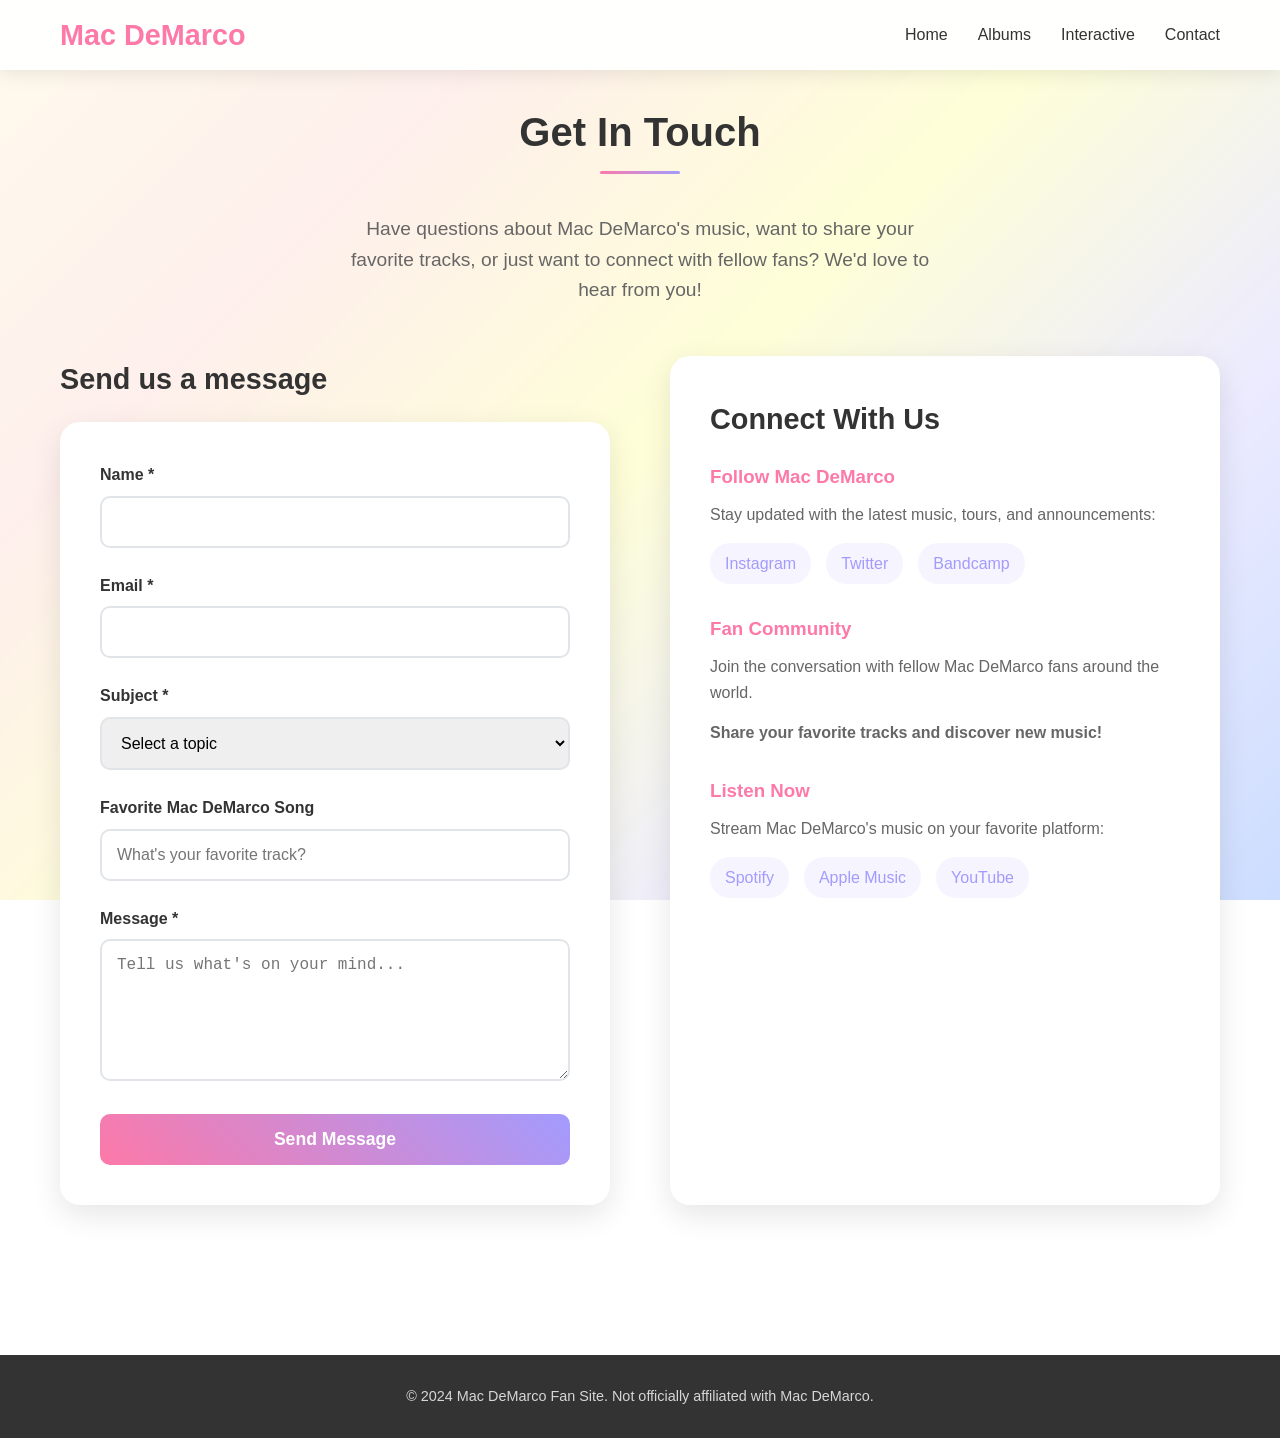
<file: contact.html>
<!DOCTYPE html>
<html lang="en">
    <head>
        <meta charset="UTF-8">
        <meta name="viewport" content="width=device-width, initial-scale=1.0">
        <title>Mac DeMarco - Contact</title>
        <link rel="stylesheet" href="style.css">
    </head>
    <body>
        <nav class="navbar">
            <div class="nav-container">
                <h1 class="nav-logo">Mac DeMarco</h1>
                <ul class="nav-menu">
                    <li><a href="index.html">Home</a></li>
                    <li><a href="Albums.html">Albums</a></li>
                    <li><a href="interactive.html">Interactive</a></li>
                    <li><a href="contact.html">Contact</a></li>
                </ul>
            </div>
        </nav>

        <section class="contact-section">
            <div class="container">
                <h1 class="section-title">Get In Touch</h1>
                <p class="contact-intro">Have questions about Mac DeMarco's music, want to share your favorite tracks, or just want to connect with fellow fans? We'd love to hear from you!</p>

                <div class="contact-content">
                    <div class="contact-form-container">
                        <h2>Send us a message</h2>
                        <form class="contact-form" id="contactForm">
                            <div class="form-group">
                                <label for="name">Name *</label>
                                <input type="text" id="name" name="name" required>
                            </div>

                            <div class="form-group">
                                <label for="email">Email *</label>
                                <input type="email" id="email" name="email" required>
                            </div>

                            <div class="form-group">
                                <label for="subject">Subject *</label>
                                <select id="subject" name="subject" required>
                                    <option value="">Select a topic</option>
                                    <option value="music">Music Discussion</option>
                                    <option value="concerts">Concerts & Tours</option>
                                    <option value="recommendations">Song Recommendations</option>
                                    <option value="feedback">Website Feedback</option>
                                    <option value="other">Other</option>
                                </select>
                            </div>

                            <div class="form-group">
                                <label for="favoriteSong">Favorite Mac DeMarco Song</label>
                                <input type="text" id="favoriteSong" name="favoriteSong" placeholder="What's your favorite track?">
                            </div>

                            <div class="form-group">
                                <label for="message">Message *</label>
                                <textarea id="message" name="message" rows="6" required placeholder="Tell us what's on your mind..."></textarea>
                            </div>

                            <button type="submit" class="submit-btn">Send Message</button>
                        </form>
                    </div>

                    <div class="contact-info">
                        <h2>Connect With Us</h2>
                        <div class="info-item">
                            <h3>Follow Mac DeMarco</h3>
                            <p>Stay updated with the latest music, tours, and announcements:</p>
                            <ul class="social-links">
                                <li><a href="https://www.instagram.com/macdemarco/" target="_blank">Instagram</a></li>
                                <li><a href="https://twitter.com/MacDeMarco" target="_blank">Twitter</a></li>
                                <li><a href="https://macdemarco.bandcamp.com/" target="_blank">Bandcamp</a></li>
                            </ul>
                        </div>

                        <div class="info-item">
                            <h3>Fan Community</h3>
                            <p>Join the conversation with fellow Mac DeMarco fans around the world.</p>
                            <p><strong>Share your favorite tracks and discover new music!</strong></p>
                        </div>

                        <div class="info-item">
                            <h3>Listen Now</h3>
                            <p>Stream Mac DeMarco's music on your favorite platform:</p>
                            <ul class="streaming-links">
                                <li><a href="https://open.spotify.com/artist/3Sz7ZnJQBIHsXLUSo0OQtM" target="_blank">Spotify</a></li>
                                <li><a href="https://music.apple.com/us/artist/mac-demarco/580487811" target="_blank">Apple Music</a></li>
                                <li><a href="https://www.youtube.com/channel/UCUC2-VsNLHjZOhG0iJcU7QQ" target="_blank">YouTube</a></li>
                            </ul>
                        </div>
                    </div>
                </div>
            </div>
        </section>

        <footer class="footer">
            <p>&copy; 2024 Mac DeMarco Fan Site. Not officially affiliated with Mac DeMarco.</p>
        </footer>

        <script src="contact.js"></script>
    </body>
    </html>
</file>
<file: style.css>
/* Reset and Base Styles */
* {
  margin: 0;
  padding: 0;
  box-sizing: border-box;
}

body {
  font-family: 'Segoe UI', Tahoma, Geneva, Verdana, sans-serif;
  line-height: 1.6;
  color: #333;
  background: linear-gradient(135deg, #ffeaa7 0%, #fab1a0 25%, #FDFD3A 50%, #a29bfe 75%, #0055FF 100%);
  background-attachment: fixed;
  min-height: 100vh;
}

/* Navigation */
.navbar {
  background: rgba(255, 255, 255, 0.95);
  backdrop-filter: blur(10px);
  box-shadow: 0 2px 20px rgba(0, 0, 0, 0.1);
  position: fixed;
  top: 0;
  width: 100%;
  z-index: 1000;
}

.nav-container {
  max-width: 1200px;
  margin: 0 auto;
  padding: 0 20px;
  display: flex;
  justify-content: space-between;
  align-items: center;
  height: 70px;
}

.nav-logo {
  font-size: 1.8rem;
  font-weight: bold;
  color: #fd79a8;
  text-decoration: none;
}

.nav-menu {
  display: flex;
  list-style: none;
  gap: 30px;
}

.nav-menu a {
  text-decoration: none;
  color: #333;
  font-weight: 500;
  transition: color 0.3s ease;
  position: relative;
}

.nav-menu a:hover {
  color: #fd79a8;
}

.nav-menu a::after {
  content: '';
  position: absolute;
  width: 0;
  height: 2px;
  bottom: -5px;
  left: 0;
  background: #fd79a8;
  transition: width 0.3s ease;
}

.nav-menu a:hover::after {
  width: 100%;
}

/* Container and Layout */
.container {
  max-width: 1200px;
  margin: 0 auto;
  padding: 0 20px;
}

.section-title {
  font-size: 2.5rem;
  text-align: center;
  margin-bottom: 50px;
  color: #333;
  position: relative;
}

.section-title::after {
  content: '';
  position: absolute;
  bottom: -10px;
  left: 50%;
  transform: translateX(-50%);
  width: 80px;
  height: 3px;
  background: linear-gradient(90deg, #fd79a8, #a29bfe);
  border-radius: 2px;
}

/* Hero Section */
.hero {
  padding: 120px 0 80px;
  background: linear-gradient(135deg, rgba(255, 255, 255, 0.1) 0%, rgba(255, 255, 255, 0.05) 100%);
  margin-top: 70px;
}

.hero-content {
  display: grid;
  grid-template-columns: 1fr 1fr;
  gap: 60px;
  align-items: center;
  max-width: 1200px;
  margin: 0 auto;
  padding: 0 20px;
}

.hero-text h1 {
  font-size: 3.5rem;
  margin-bottom: 10px;
  background: linear-gradient(45deg, #fd79a8, #a29bfe);
  -webkit-background-clip: text;
  -webkit-text-fill-color: transparent;
  background-clip: text;
}

.hero-text h2 {
  font-size: 1.5rem;
  color: #666;
  margin-bottom: 30px;
  font-weight: 300;
}

.hero-description {
  font-size: 1.1rem;
  line-height: 1.8;
  margin-bottom: 20px;
  color: #555;
}

.hero-stats {
  display: flex;
  gap: 40px;
  margin-top: 40px;
}

.stat {
  text-align: center;
}

.stat h3 {
  font-size: 2rem;
  color: #fd79a8;
  margin-bottom: 5px;
}

.stat p {
  color: #666;
  font-size: 0.9rem;
}

.hero-image img {
  width: 100%;
  max-width: 400px;
  border-radius: 20px;
  box-shadow: 0 20px 40px rgba(0, 0, 0, 0.2);
  transition: transform 0.3s ease;
}

.hero-image img:hover {
  transform: scale(1.05);
}

/* Albums Section */
.albums-section {
  padding: 100px 0;
  background: rgba(255, 255, 255, 0.8);
}

.album-grid {
  display: grid;
  grid-template-columns: repeat(auto-fit, minmax(350px, 1fr));
  gap: 40px;
  margin-top: 50px;
}

.album-card {
  background: white;
  border-radius: 20px;
  overflow: hidden;
  box-shadow: 0 10px 30px rgba(0, 0, 0, 0.1);
  transition: transform 0.3s ease, box-shadow 0.3s ease;
}

.album-card:hover {
  transform: translateY(-10px);
  box-shadow: 0 20px 40px rgba(0, 0, 0, 0.15);
}

.album-image {
  height: 300px;
  overflow: hidden;
}

.album-image img {
  width: 100%;
  height: 100%;
  object-fit: cover;
  transition: transform 0.3s ease;
}

.album-card:hover .album-image img {
  transform: scale(1.1);
}

.album-content {
  padding: 30px;
}

.album-content h2 {
  font-size: 1.8rem;
  margin-bottom: 5px;
  color: #333;
}

.album-content h3 {
  color: #fd79a8;
  font-size: 1.1rem;
  margin-bottom: 20px;
}

.album-description {
  margin-bottom: 15px;
  color: #666;
  line-height: 1.6;
}

.album-analysis {
  margin-bottom: 20px;
  padding: 15px;
  background: rgba(162, 155, 254, 0.1);
  border-radius: 10px;
  border-left: 4px solid #a29bfe;
}

.album-analysis strong {
  color: #a29bfe;
}

.album-highlights h4 {
  margin-bottom: 10px;
  color: #333;
}

.album-highlights ul {
  list-style: none;
  padding: 0;
}

.album-highlights li {
  padding: 5px 0;
  color: #666;
}

/* Interactive Section */
.interactive-section {
  padding: 100px 0;
  background: rgba(255, 255, 255, 0.9);
}

.interactive-content {
  display: grid;
  grid-template-columns: 1fr 1fr;
  gap: 60px;
  margin-top: 50px;
}

.music-player-section h2,
.quiz-section h2 {
  font-size: 1.8rem;
  margin-bottom: 5px;
  color: #333;
}

.music-player-section p,
.quiz-section p {
  color: #666;
}

/* Quiz Styles */
.quiz-container {
  background: white;
  padding: 30px;
  border-radius: 20px;
  box-shadow: 0 10px 30px rgba(0, 0, 0, 0.1);
}

.quiz-question h3 {
  margin-bottom: 25px;
  color: #333;
  text-align: center;
}

.quiz-options {
  display: flex;
  flex-direction: column;
  gap: 15px;
}

.quiz-option {
  display: flex;
  align-items: center;
  gap: 15px;
  padding: 20px;
  background: #f8f9fa;
  border-radius: 15px;
  border: 2px solid transparent;
  cursor: pointer;
  transition: all 0.3s ease;
  text-align: left;
}

.quiz-option:hover {
  background: #fff;
  border-color: #fd79a8;
  transform: translateY(-2px);
  box-shadow: 0 5px 15px rgba(0, 0, 0, 0.1);
}

.quiz-option img {
  width: 60px;
  height: 60px;
  border-radius: 10px;
  object-fit: cover;
}

.quiz-option span {
  font-weight: 600;
  color: #333;
}

.quiz-option small {
  color: #666;
  font-size: 0.8rem;
  display: block;
  margin-top: 2px;
}

.quiz-result {
  background: white;
  padding: 30px;
  border-radius: 20px;
  box-shadow: 0 10px 30px rgba(0, 0, 0, 0.1);
  text-align: center;
}

.quiz-result h3 {
  color: #fd79a8;
  margin-bottom: 20px;
}

.quiz-result p {
  color: #666;
  line-height: 1.6;
}

/* Contact Section */
.contact-section {
  padding: 100px 0;
  background: rgba(255, 255, 255, 0.8);
}

.contact-intro {
  text-align: center;
  font-size: 1.2rem;
  color: #666;
  margin-bottom: 50px;
  max-width: 600px;
  margin-left: auto;
  margin-right: auto;
}

.contact-content {
  display: grid;
  grid-template-columns: 1fr 1fr;
  gap: 60px;
  margin-top: 50px;
}

.contact-form-container h2,
.contact-info h2 {
  font-size: 1.8rem;
  margin-bottom: 20px;
  color: #333;
}

.contact-form {
  background: white;
  padding: 40px;
  border-radius: 20px;
  box-shadow: 0 10px 30px rgba(0, 0, 0, 0.1);
}

.form-group {
  margin-bottom: 25px;
}

.form-group label {
  display: block;
  margin-bottom: 8px;
  font-weight: 600;
  color: #333;
}

.form-group input,
.form-group select,
.form-group textarea {
  width: 100%;
  padding: 15px;
  border: 2px solid #e1e5e9;
  border-radius: 10px;
  font-size: 1rem;
  transition: border-color 0.3s ease;
}

.form-group input:focus,
.form-group select:focus,
.form-group textarea:focus {
  outline: none;
  border-color: #fd79a8;
}

.form-group input.error,
.form-group select.error,
.form-group textarea.error {
  border-color: #e17055;
}

.submit-btn {
  background: linear-gradient(45deg, #fd79a8, #a29bfe);
  color: white;
  border: none;
  padding: 15px 30px;
  border-radius: 10px;
  font-size: 1.1rem;
  font-weight: 600;
  cursor: pointer;
  transition: transform 0.3s ease;
  width: 100%;
}

.submit-btn:hover {
  transform: translateY(-2px);
}

.contact-info {
  background: white;
  padding: 40px;
  border-radius: 20px;
  box-shadow: 0 10px 30px rgba(0, 0, 0, 0.1);
}

.info-item {
  margin-bottom: 30px;
}

.info-item h3 {
  color: #fd79a8;
  margin-bottom: 10px;
}

.info-item p {
  color: #666;
  margin-bottom: 15px;
  line-height: 1.6;
}

.social-links,
.streaming-links {
  list-style: none;
  padding: 0;
  display: flex;
  flex-wrap: wrap;
  gap: 15px;
}

.social-links li,
.streaming-links li {
  background: rgba(162, 155, 254, 0.1);
  padding: 8px 15px;
  border-radius: 20px;
  transition: background 0.3s ease;
}

.social-links a,
.streaming-links a {
  color: #a29bfe;
  text-decoration: none;
  font-weight: 500;
}

.social-links li:hover,
.streaming-links li:hover {
  background: rgba(253, 121, 168, 0.1);
}

.social-links a:hover,
.streaming-links a:hover {
  color: #fd79a8;
}

/* Footer */
.footer {
  background: rgba(0, 0, 0, 0.8);
  color: white;
  text-align: center;
  padding: 30px 0;
  margin-top: 50px;
}

.footer p {
  font-size: 0.9rem;
  opacity: 0.8;
}

/* Music Player Styles */
.mainContainer {
  background: rgba(255, 255, 255, 0.95);
  backdrop-filter: blur(20px);
  height: 200px;
  width: 450px;
  border-radius: 25px;
  position: relative;
  box-shadow: 0 20px 40px rgba(0, 0, 0, 0.1);
  display: flex;
  align-items: center;
  padding-left: 120px;
  opacity: 0;
  transform: translateY(50px) scale(0.9);
  margin: 30px auto;
}

.album {
  height: 220px;
  width: 220px;
  border-radius: 50%;
  position: absolute;
  left: -100px;
  top: 50%;
  transform: translateY(-50%);
  box-shadow: 0 15px 30px rgba(0, 0, 0, 0.2);
  overflow: hidden;
  cursor: grab;
  user-select: none;
}

.album:active {
  cursor: grabbing;
}

.album::after {
  content: "";
  position: absolute;
  top: 50%;
  left: 50%;
  width: 20px;
  height: 20px;
  background: rgba(255, 255, 255, 0.9);
  border-radius: 50%;
  transform: translate(-50%, -50%);
  box-shadow: 0 2px 4px rgba(0, 0, 0, 0.2);
  z-index: 10;
  pointer-events: none;
}

.album img {
  height: 100%;
  width: 100%;
  object-fit: cover;
  pointer-events: none;
}

.songContainer {
  height: 100%;
  display: flex;
  flex-direction: column;
  justify-content: space-between;
  padding: 25px 30px;
  flex: 1;
}

.songDetails {
  opacity: 0;
  transform: translateY(20px);
}

.songName {
  font-size: 18px;
  font-weight: 600;
  color: #2d3748;
  margin-bottom: 4px;
}

.artists {
  font-size: 14px;
  color: #718096;
  font-weight: 400;
}

.seekBarContainer {
  margin: 15px 0;
  opacity: 0;
  transform: translateY(20px);
}

.seekBar {
  width: 100%;
  height: 4px;
  background: rgba(0, 0, 0, 0.1);
  border-radius: 2px;
  position: relative;
  cursor: pointer;
}

.seekProgress {
  height: 100%;
  background: black;
  width: 35%;
  border-radius: 2px;
  position: relative;
}

.seekHandle {
  position: absolute;
  right: -8px;
  top: 50%;
  transform: translateY(-50%);
  width: 16px;
  height: 16px;
  background: white;
  border: 2px solid black;
  border-radius: 50%;
  cursor: pointer;
  box-shadow: 0 2px 6px rgba(0, 0, 0, 0.2);
  opacity: 0;
  transition: all 0.2s ease;
}

.seekBarContainer:hover .seekHandle {
  opacity: 1;
}

.seekHandle:hover {
  transform: translateY(-50%) scale(1.1);
}

.timeDisplay {
  display: flex;
  justify-content: space-between;
  font-size: 12px;
  color: #718096;
  margin-top: 8px;
}

.playerControls {
  display: flex;
  align-items: center;
  justify-content: center;
  gap: 35px;
  opacity: 0;
  transform: translateY(20px);
}

.control-btn {
  background: none;
  border: none;
  cursor: pointer;
  padding: 8px;
  border-radius: 50%;
  display: flex;
  align-items: center;
  justify-content: center;
  transition: all 0.3s ease;
}

.control-btn:hover {
  background: rgba(0, 0, 0, 0.05);
}

#playPauseBtn {
  color: black;
  width: 50px;
  height: 50px;
  box-shadow: 0 8px 16px rgba(102, 126, 234, 0.3);
}

#playPauseBtn:hover {
  box-shadow: 0 12px 24px rgba(102, 126, 234, 0.4);
}

#playPauseBtn svg {
  fill: black;
  stroke: black;
}

.spin-indicator {
  position: absolute;
  top: 10px;
  left: 50%;
  transform: translateX(-50%);
  font-size: 12px;
  color: #667eea;
  opacity: 0;
  pointer-events: none;
}

/* Responsive Design */
@media (max-width: 768px) {
  .nav-menu {
    display: none;
  }

  .hero-content {
    grid-template-columns: 1fr;
    gap: 40px;
    text-align: center;
  }

  .hero-text h1 {
    font-size: 2.5rem;
  }

  .hero-stats {
    justify-content: center;
  }

  .album-grid {
    grid-template-columns: 1fr;
  }

  .interactive-content,
  .contact-content {
    grid-template-columns: 1fr;
    gap: 40px;
  }

  .mainContainer {
    width: 100%;
    max-width: 400px;
    padding-left: 100px;
  }

  .album {
    left: -80px;
    height: 180px;
    width: 180px;
  }
}
</file>
